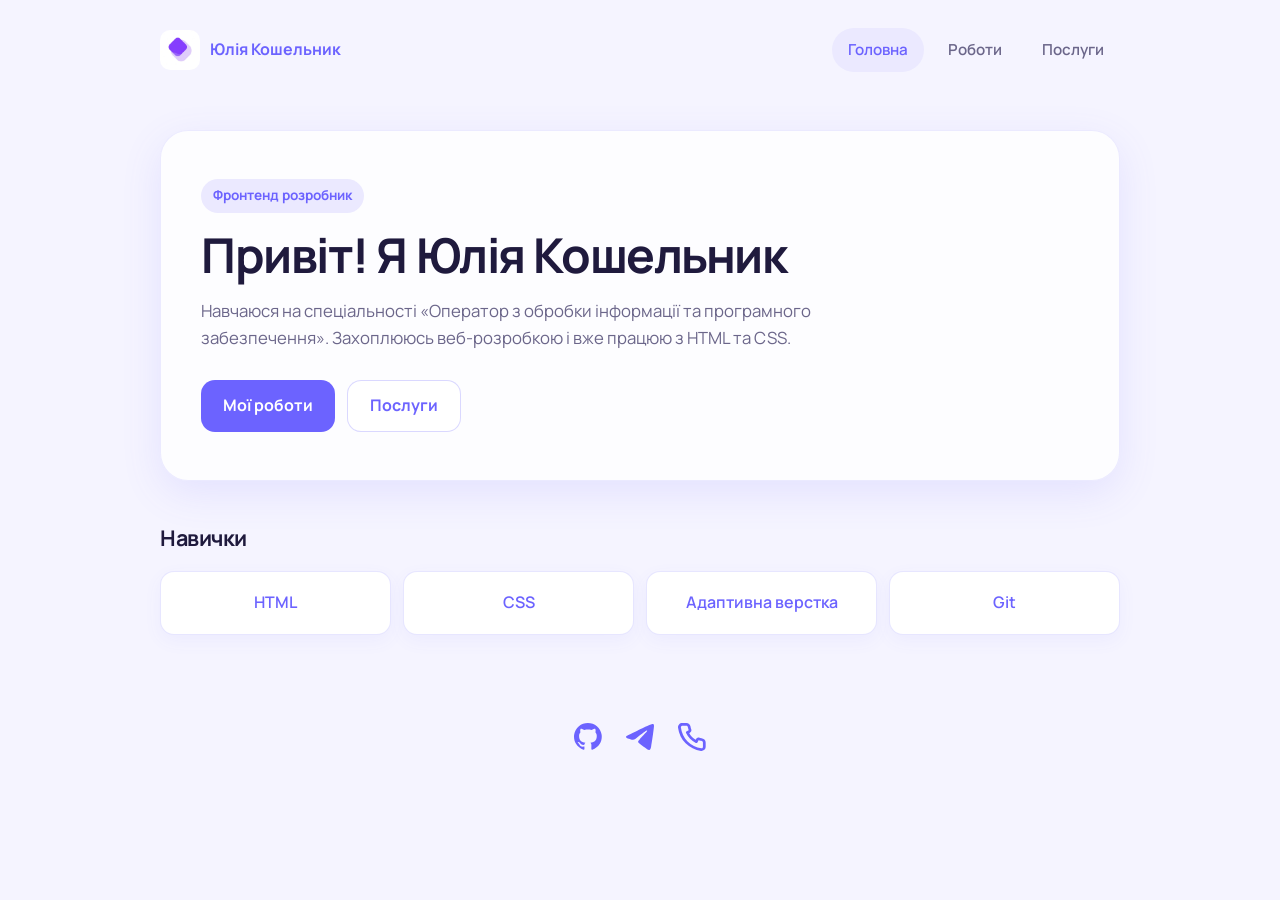
<file: html/index.html>
<!DOCTYPE html>
<html lang="uk">
<head>
  <meta charset="UTF-8">
  <meta name="viewport" content="width=device-width, initial-scale=1.0">
  <title>Юлія Кошельник</title>
  <link rel="preconnect" href="https://fonts.googleapis.com">
  <link rel="preconnect" href="https://fonts.gstatic.com" crossorigin>
  <link href="https://fonts.googleapis.com/css2?family=Manrope:wght@400;500;600;700;800&display=swap" rel="stylesheet">
  <link rel="stylesheet" href="../css/reset.css">
  <link rel="stylesheet" href="../css/header.css">
  <link rel="stylesheet" href="../css/footer.css">
  <link rel="stylesheet" href="../css/index.css">
</head>
<body>
  <header class="header">
    <a class="logo" href="index.html">
      <img class="logo__img" src="../images/logo.jpg" alt="Логотип">
      <span>Юлія Кошельник</span>
    </a>
    <nav class="nav">
      <a class="nav__link nav__link--active" href="index.html">Головна</a>
      <a class="nav__link" href="projects.html">Роботи</a>
      <a class="nav__link" href="services.html">Послуги</a>
    </nav>
  </header>

  <main class="main">
    <section class="hero">
      <p class="hero__eyebrow">Фронтенд розробник</p>
      <h1 class="hero__title">Привіт! Я Юлія Кошельник</h1>
      <p class="hero__text">
        Навчаюся на спеціальності «Оператор з обробки інформації та програмного забезпечення». Захоплююсь веб-розробкою
        і вже працюю з HTML та CSS.
      </p>
      <div class="hero__actions">
        <a class="btn btn--primary" href="projects.html">Мої роботи</a>
        <a class="btn btn--ghost" href="services.html">Послуги</a>
      </div>
    </section>

    <section class="skills-preview">
      <h2 class="section-title">Навички</h2>
      <ul class="skill-list">
        <li class="skill-list__item">HTML</li>
        <li class="skill-list__item">CSS</li>
        <li class="skill-list__item">Адаптивна верстка</li>
        <li class="skill-list__item">Git</li>
      </ul>
    </section>
  </main>

  <footer class="footer">
    <a class="footer__item" href="https://github.com/" target="_blank" rel="noopener">
      <img src="../svg/gh.svg" alt="Github">
    </a>
    <a class="footer__item" href="https://t.me/username" target="_blank" rel="noopener">
      <img src="../svg/tg.svg" alt="Telegram">
    </a>
    <a class="footer__item" href="tel:+380000000000">
      <img src="../svg/phone.svg" alt="Telp">
    </a>
  </footer>
</body>
</html>
</file>
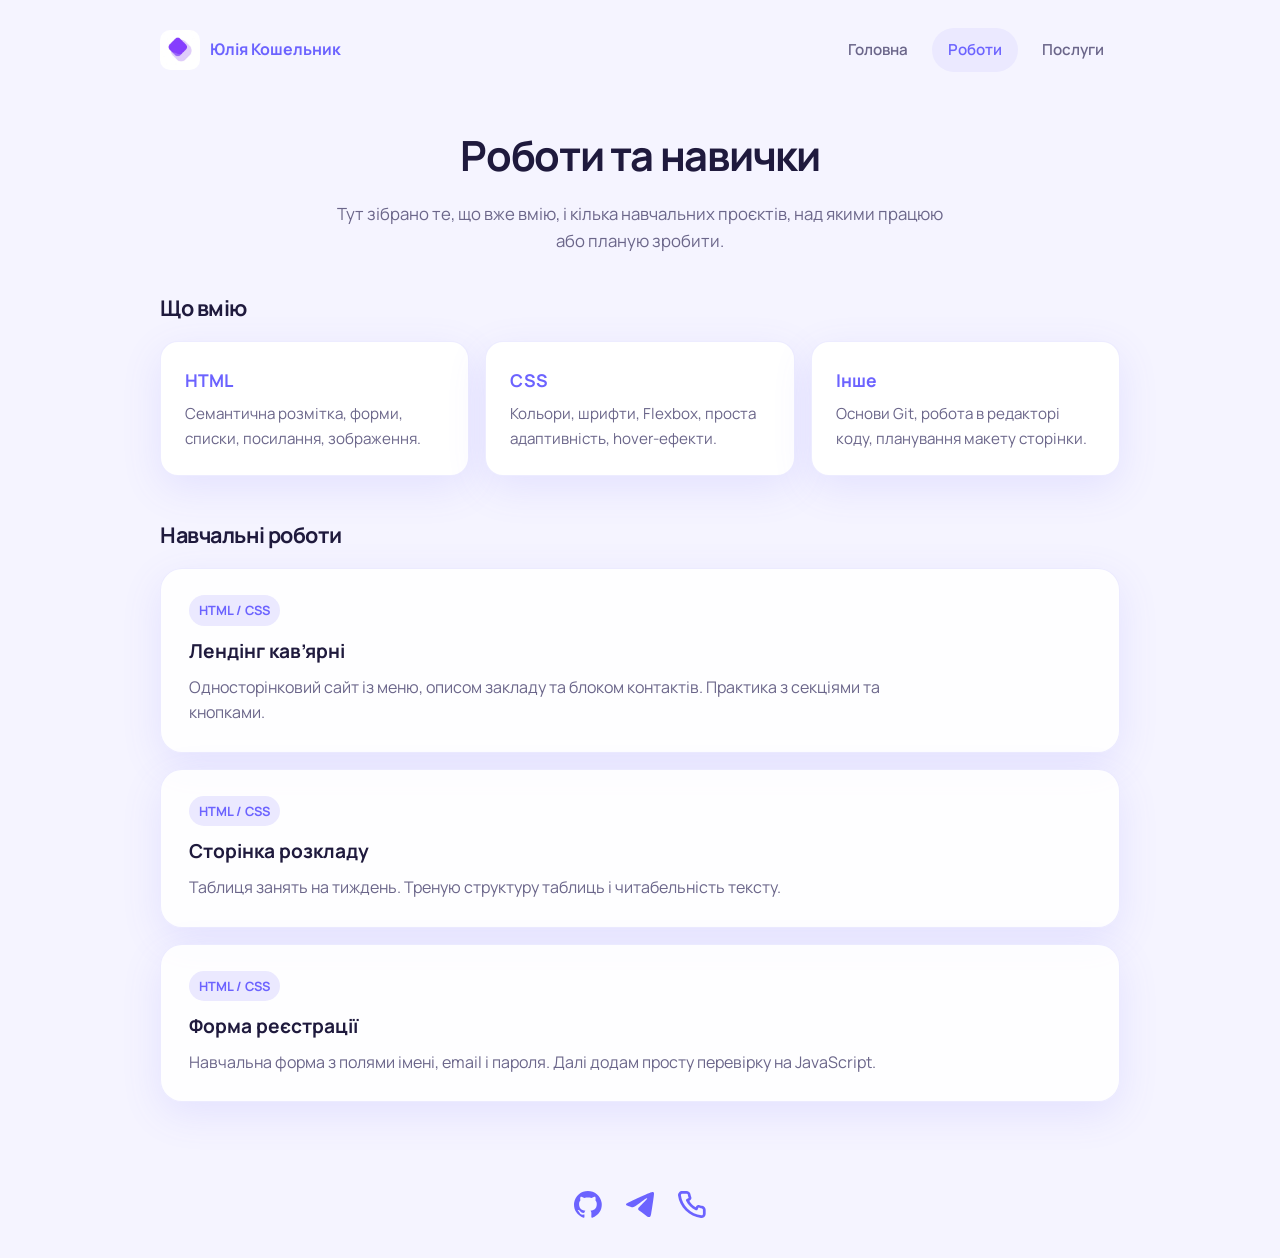
<file: html/projects.html>
<!DOCTYPE html>
<html lang="uk">
<head>
  <meta charset="UTF-8">
  <meta name="viewport" content="width=device-width, initial-scale=1.0">
  <title>Юлія Кошельник</title>
  <link rel="preconnect" href="https://fonts.googleapis.com">
  <link rel="preconnect" href="https://fonts.gstatic.com" crossorigin>
  <link href="https://fonts.googleapis.com/css2?family=Manrope:wght@400;500;600;700;800&display=swap" rel="stylesheet">
  <link rel="stylesheet" href="../css/reset.css">
  <link rel="stylesheet" href="../css/header.css">
  <link rel="stylesheet" href="../css/footer.css">
  <link rel="stylesheet" href="../css/projects.css">
</head>
<body>
  <header class="header">
    <a class="logo" href="index.html">
      <img class="logo__img" src="../images/logo.jpg" alt="Логотип">
      <span>Юлія Кошельник</span>
    </a>
    <nav class="nav">
      <a class="nav__link" href="index.html">Головна</a>
      <a class="nav__link nav__link--active" href="projects.html">Роботи</a>
      <a class="nav__link" href="services.html">Послуги</a>
    </nav>
  </header>

  <main class="main">
    <section class="page-intro">
      <h1 class="page-title">Роботи та навички</h1>
      <p class="page-text">
        Тут зібрано те, що вже вмію, і кілька навчальних проєктів,
        над якими працюю або планую зробити.
      </p>
    </section>

    <section class="skills">
      <h2 class="section-title">Що вмію</h2>
      <div class="skills-grid">
        <article class="skill-card">
          <h3 class="skill-card__title">HTML</h3>
          <p class="skill-card__text">Семантична розмітка, форми, списки, посилання, зображення.</p>
        </article>
        <article class="skill-card">
          <h3 class="skill-card__title">CSS</h3>
          <p class="skill-card__text">Кольори, шрифти, Flexbox, проста адаптивність, hover-ефекти.</p>
        </article>
        <article class="skill-card">
          <h3 class="skill-card__title">Інше</h3>
          <p class="skill-card__text">Основи Git, робота в редакторі коду, планування макету сторінки.</p>
        </article>
      </div>
    </section>

    <section class="works">
      <h2 class="section-title">Навчальні роботи</h2>
      <div class="works-list">
        <article class="work-card">
          <span class="work-card__tag">HTML / CSS</span>
          <h3 class="work-card__title">Лендінг кав’ярні</h3>
          <p class="work-card__text">
            Односторінковий сайт із меню, описом закладу та блоком контактів.
            Практика з секціями та кнопками.
          </p>
        </article>
        <article class="work-card">
          <span class="work-card__tag">HTML / CSS</span>
          <h3 class="work-card__title">Сторінка розкладу</h3>
          <p class="work-card__text">
            Таблиця занять на тиждень. Треную структуру таблиць і читабельність тексту.
          </p>
        </article>
        <article class="work-card">
          <span class="work-card__tag">HTML / CSS</span>
          <h3 class="work-card__title">Форма реєстрації</h3>
          <p class="work-card__text">
            Навчальна форма з полями імені, email і пароля. Далі додам просту перевірку на JavaScript.
          </p>
        </article>
      </div>
    </section>
  </main>

  <footer class="footer">
    <a class="footer__item" href="https://github.com/" target="_blank" rel="noopener">
      <img src="../svg/gh.svg" alt="Github">
    </a>
    <a class="footer__item" href="https://t.me/username" target="_blank" rel="noopener">
      <img src="../svg/tg.svg" alt="Telegram">
    </a>
    <a class="footer__item" href="tel:+380000000000">
      <img src="../svg/phone.svg" alt="Telp">
    </a>
  </footer>
</body>
</html>
</file>
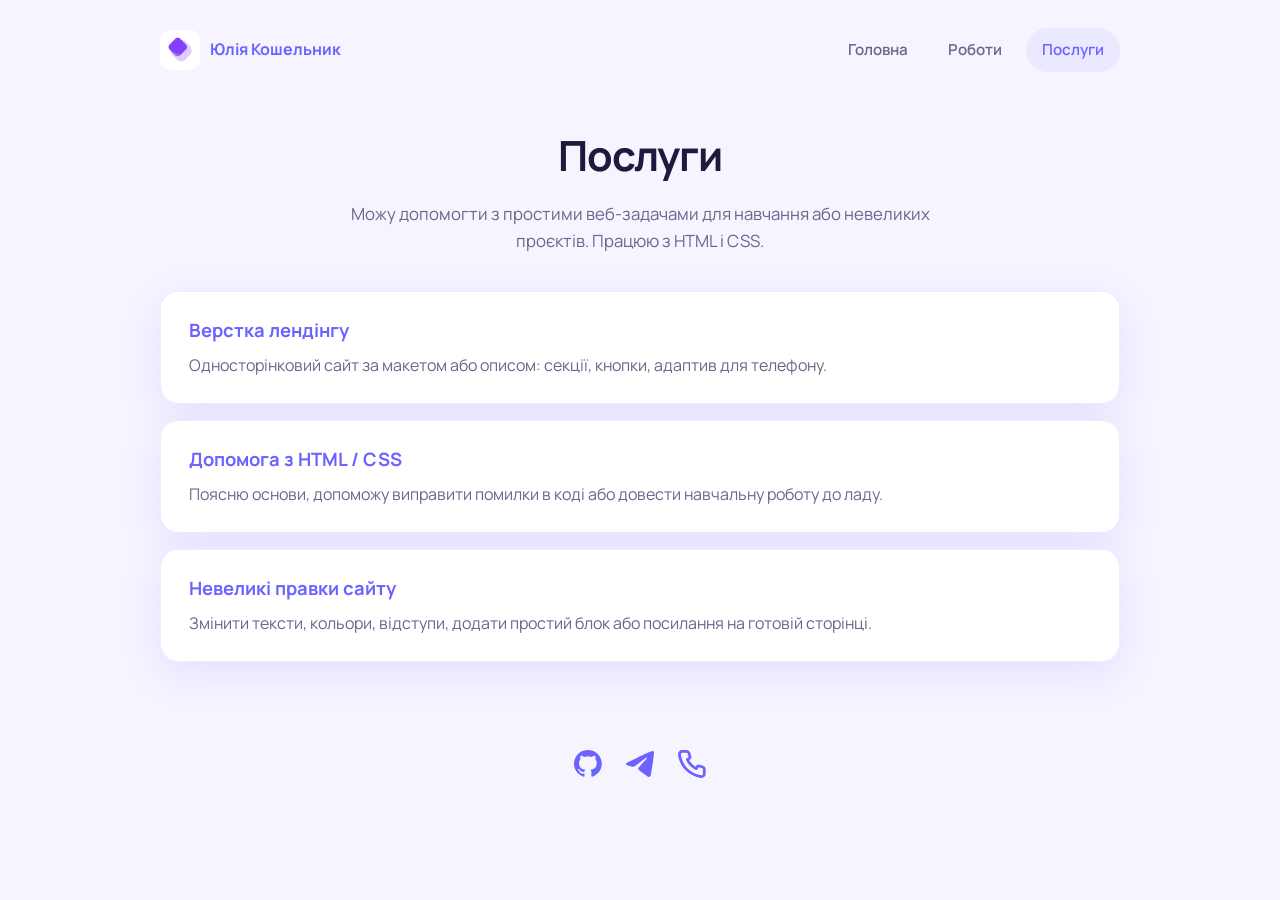
<file: html/services.html>
<!DOCTYPE html>
<html lang="uk">
<head>
  <meta charset="UTF-8">
  <meta name="viewport" content="width=device-width, initial-scale=1.0">
  <title>Юлія Кошельник</title>
  <link rel="preconnect" href="https://fonts.googleapis.com">
  <link rel="preconnect" href="https://fonts.gstatic.com" crossorigin>
  <link href="https://fonts.googleapis.com/css2?family=Manrope:wght@400;500;600;700;800&display=swap" rel="stylesheet">
  <link rel="stylesheet" href="../css/reset.css">
  <link rel="stylesheet" href="../css/header.css">
  <link rel="stylesheet" href="../css/footer.css">
  <link rel="stylesheet" href="../css/services.css">
</head>
<body>
  <header class="header">
    <a class="logo" href="index.html">
      <img class="logo__img" src="../images/logo.jpg" alt="Логотип">
      <span>Юлія Кошельник</span>
    </a>
    <nav class="nav">
      <a class="nav__link" href="index.html">Головна</a>
      <a class="nav__link" href="projects.html">Роботи</a>
      <a class="nav__link nav__link--active" href="services.html">Послуги</a>
    </nav>
  </header>

  <main class="main">
    <section class="page-intro">
      <h1 class="page-title">Послуги</h1>
      <p class="page-text">
        Можу допомогти з простими веб-задачами для навчання або невеликих проєктів.
        Працюю з HTML і CSS.
      </p>
    </section>

    <section class="services">
      <article class="service-card">
        <h2 class="service-card__title">Верстка лендінгу</h2>
        <p class="service-card__text">
          Односторінковий сайт за макетом або описом: секції, кнопки, адаптив для телефону.
        </p>
      </article>

      <article class="service-card">
        <h2 class="service-card__title">Допомога з HTML / CSS</h2>
        <p class="service-card__text">
          Поясню основи, допоможу виправити помилки в коді або довести навчальну роботу до ладу.
        </p>
      </article>

      <article class="service-card">
        <h2 class="service-card__title">Невеликі правки сайту</h2>
        <p class="service-card__text">
          Змінити тексти, кольори, відступи, додати простий блок або посилання на готовій сторінці.
        </p>
      </article>
    </section>
  </main>

  <footer class="footer">
    <a class="footer__item" href="https://github.com/" target="_blank" rel="noopener">
      <img src="../svg/gh.svg" alt="Github">
    </a>
    <a class="footer__item" href="https://t.me/username" target="_blank" rel="noopener">
      <img src="../svg/tg.svg" alt="Telegram">
    </a>
    <a class="footer__item" href="tel:+380000000000">
      <img src="../svg/phone.svg" alt="Telp">
    </a>
  </footer>
</body>
</html>
</file>
<file: css/header.css>
.header {
  width: 960px;
  margin-left: auto;
  margin-right: auto;
  display: flex;
  align-items: center;
  justify-content: space-between;
  gap: 20px;
  padding: 28px 0 10px;
}

.logo {
  display: flex;
  align-items: center;
  gap: 10px;
  font-weight: 700;
  color: #6c63ff;
}

.logo__img {
  width: 40px;
  height: 40px;
  border-radius: 10px;
  object-fit: cover;
}

.nav {
  display: flex;
  gap: 8px;
  flex-wrap: wrap;
}

.nav__link {
  padding: 10px 16px;
  border-radius: 999px;
  color: #6b668a;
  font-weight: 600;
  font-size: 0.95rem;
  transition: background 0.2s ease, color 0.2s ease;
}

.nav__link:hover,
.nav__link--active {
  background: #ebe9ff;
  color: #6c63ff;
}
</file>
<file: css/footer.css>
.footer {
  width: 960px;
  margin-left: auto;
  margin-right: auto;
  display: flex;
  justify-content: center;
  gap: 24px;
  padding: 24px 0 40px;
}

.footer__item img {
  width: 28px;
  height: 28px;
  object-fit: contain;
}
</file>
<file: css/index.css>
body {
  font-family: "Manrope", sans-serif;
  color: #1f1a3d;
  background: #f5f4ff;
  min-height: 100vh;
  line-height: 1.6;
}

.main {
  width: 960px;
  margin-left: auto;
  margin-right: auto;
  padding: 48px 0 64px;
}

.hero {
  padding: 48px 40px;
  border-radius: 28px;
  background: rgba(255, 255, 255, 0.78);
  border: 1px solid rgba(108, 99, 255, 0.12);
  box-shadow: 0 12px 40px rgba(108, 99, 255, 0.12);
  backdrop-filter: blur(8px);
}

.hero__eyebrow {
  display: inline-block;
  margin-bottom: 14px;
  padding: 6px 12px;
  border-radius: 999px;
  background: #ebe9ff;
  color: #6c63ff;
  font-size: 0.85rem;
  font-weight: 700;
}

.hero__title {
  font-size: clamp(2rem, 4vw, 3rem);
  line-height: 1.15;
  margin-bottom: 16px;
  letter-spacing: -0.03em;
}

.hero__text {
  max-width: 620px;
  color: #6b668a;
  font-size: 1.05rem;
  margin-bottom: 28px;
}

.hero__actions {
  display: flex;
  gap: 12px;
  flex-wrap: wrap;
}

.btn {
  display: inline-flex;
  align-items: center;
  justify-content: center;
  padding: 12px 22px;
  border-radius: 14px;
  font-weight: 700;
  transition: transform 0.2s ease, background 0.2s ease, color 0.2s ease;
}

.btn:hover {
  transform: translateY(-2px);
}

.btn--primary {
  background: #6c63ff;
  color: #ffffff;
}

.btn--primary:hover {
  background: #5548e8;
}

.btn--ghost {
  background: #ffffff;
  color: #6c63ff;
  border: 1px solid rgba(108, 99, 255, 0.25);
}

.btn--ghost:hover {
  background: #ebe9ff;
}

.skills-preview {
  margin-top: 40px;
}

.section-title {
  font-size: 1.35rem;
  margin-bottom: 16px;
  letter-spacing: -0.02em;
}

.skill-list {
  display: flex;
  justify-content: space-between;
  gap: 12px;
}

.skill-list__item {
  flex: 1;
  padding: 18px 12px;
  border-radius: 14px;
  background: #ffffff;
  border: 1px solid rgba(108, 99, 255, 0.16);
  color: #6c63ff;
  font-weight: 600;
  text-align: center;
  box-shadow: 0 6px 18px rgba(108, 99, 255, 0.06);
}
</file>
<file: css/projects.css>
body {
  font-family: "Manrope", sans-serif;
  color: #1f1a3d;
  background: #f5f4ff;
  min-height: 100vh;
  line-height: 1.6;
}

.main {
  width: 960px;
  margin-left: auto;
  margin-right: auto;
  padding: 40px 0 64px;
}

.page-intro {
  margin-bottom: 36px;
  text-align: center;
}

.page-title {
  font-size: clamp(1.9rem, 3.5vw, 2.6rem);
  letter-spacing: -0.03em;
  margin-bottom: 12px;
}

.page-text {
  max-width: 620px;
  margin-left: auto;
  margin-right: auto;
  color: #6b668a;
  font-size: 1.05rem;
}

.section-title {
  font-size: 1.35rem;
  margin-bottom: 16px;
  letter-spacing: -0.02em;
}

.skills {
  margin-bottom: 42px;
}

.skills-grid {
  display: grid;
  grid-template-columns: repeat(3, 1fr);
  gap: 16px;
}

.skill-card {
  padding: 24px;
  border-radius: 18px;
  background: #ffffff;
  border: 1px solid rgba(108, 99, 255, 0.12);
  box-shadow: 0 12px 40px rgba(108, 99, 255, 0.12);
  transition: transform 0.2s ease;
}

.skill-card:hover {
  transform: translateY(-4px);
}

.skill-card__title {
  color: #6c63ff;
  margin-bottom: 8px;
  font-size: 1.1rem;
}

.skill-card__text {
  color: #6b668a;
  font-size: 0.95rem;
}

.works-list {
  display: grid;
  gap: 16px;
}

.work-card {
  padding: 26px 28px;
  border-radius: 22px;
  background: rgba(255, 255, 255, 0.86);
  border: 1px solid rgba(108, 99, 255, 0.12);
  box-shadow: 0 12px 40px rgba(108, 99, 255, 0.12);
}

.work-card__tag {
  display: inline-block;
  margin-bottom: 10px;
  padding: 5px 10px;
  border-radius: 999px;
  background: #ebe9ff;
  color: #6c63ff;
  font-size: 0.8rem;
  font-weight: 700;
}

.work-card__title {
  margin-bottom: 8px;
  font-size: 1.2rem;
}

.work-card__text {
  color: #6b668a;
  max-width: 720px;
}
</file>
<file: css/services.css>
body {
  font-family: "Manrope", sans-serif;
  color: #1f1a3d;
  background: #f5f4ff;
  min-height: 100vh;
  line-height: 1.6;
}

.main {
  width: 960px;
  margin-left: auto;
  margin-right: auto;
  padding: 40px 0 64px;
}

.page-intro {
  margin-bottom: 36px;
  text-align: center;
}

.page-title {
  font-size: clamp(1.9rem, 3.5vw, 2.6rem);
  letter-spacing: -0.03em;
  margin-bottom: 12px;
}

.page-text {
  max-width: 620px;
  margin-left: auto;
  margin-right: auto;
  color: #6b668a;
  font-size: 1.05rem;
}

.services {
  display: grid;
  gap: 16px;
}

.service-card {
  padding: 24px 28px;
  border-radius: 18px;
  background: #ffffff;
  border: 1px solid rgba(108, 99, 255, 0.12);
  box-shadow: 0 12px 40px rgba(108, 99, 255, 0.12);
}

.service-card__title {
  color: #6c63ff;
  font-size: 1.15rem;
  margin-bottom: 8px;
}

.service-card__text {
  color: #6b668a;
}
</file>
